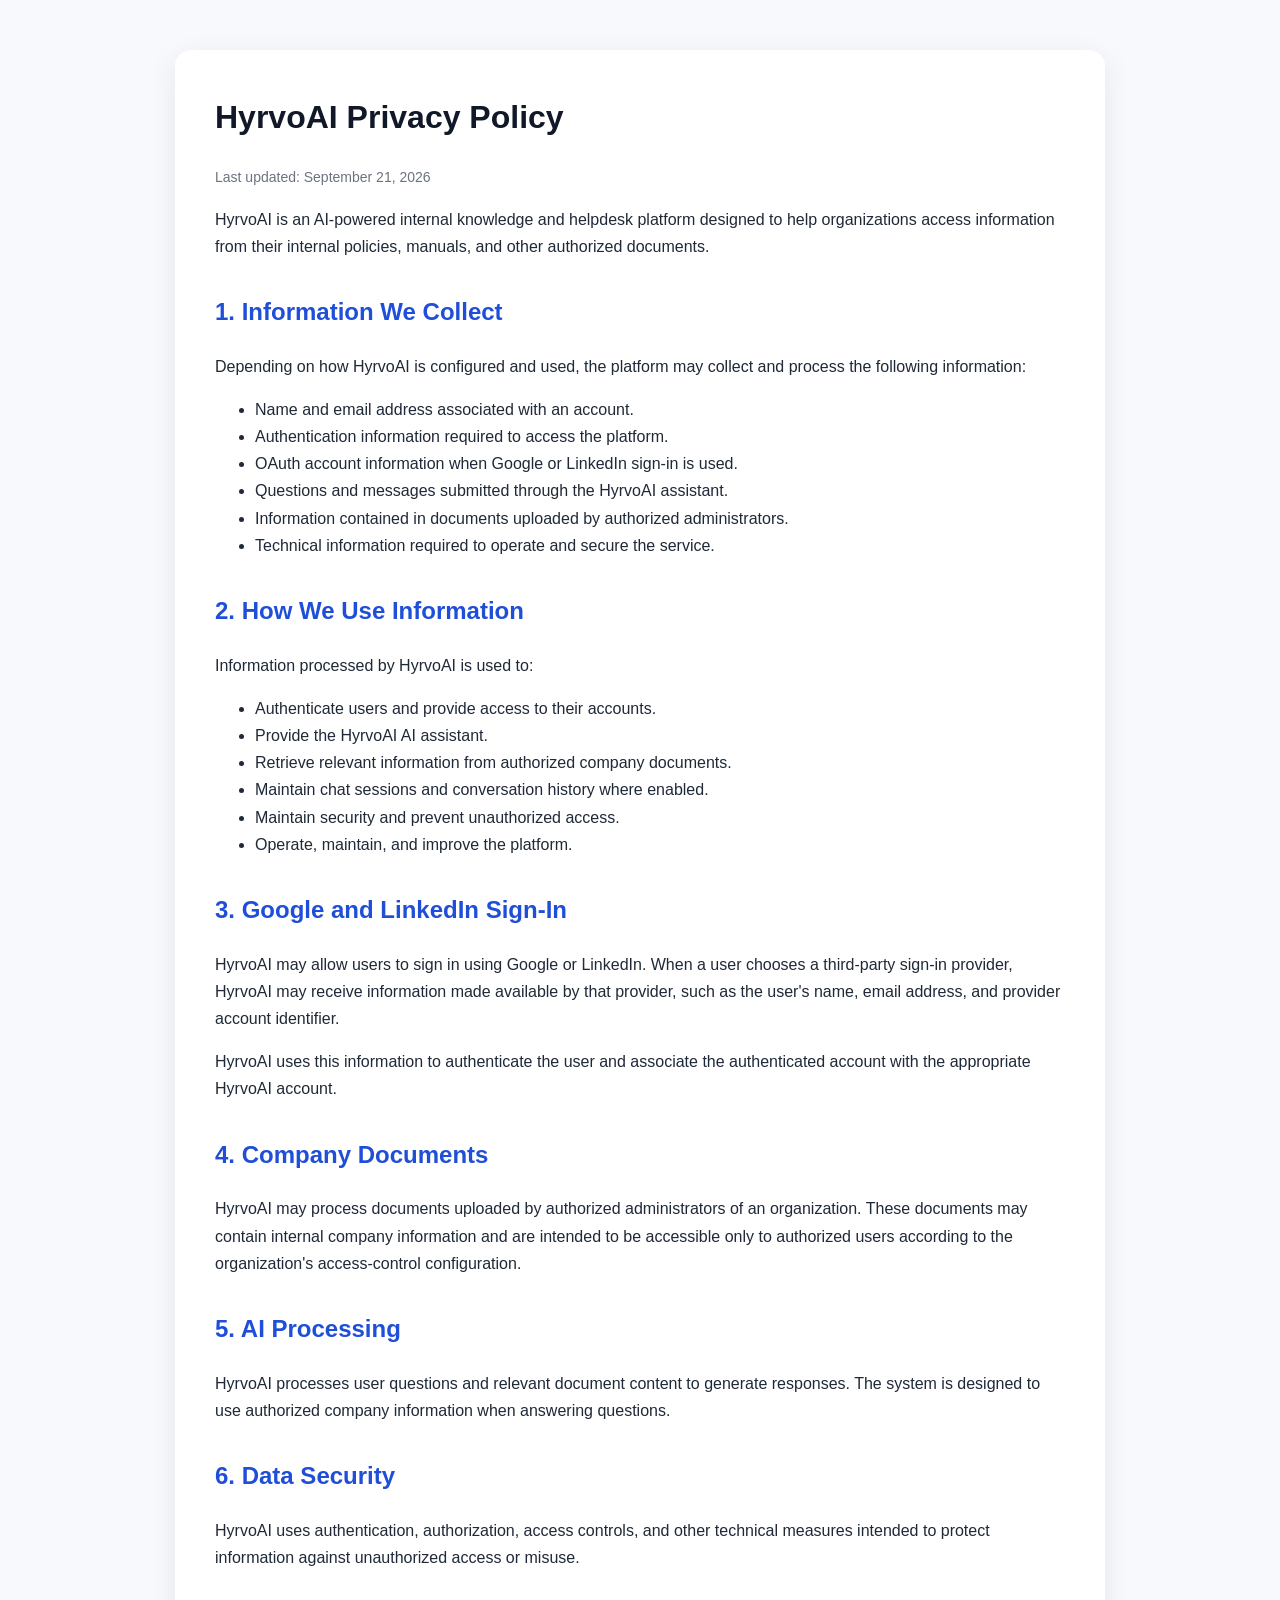
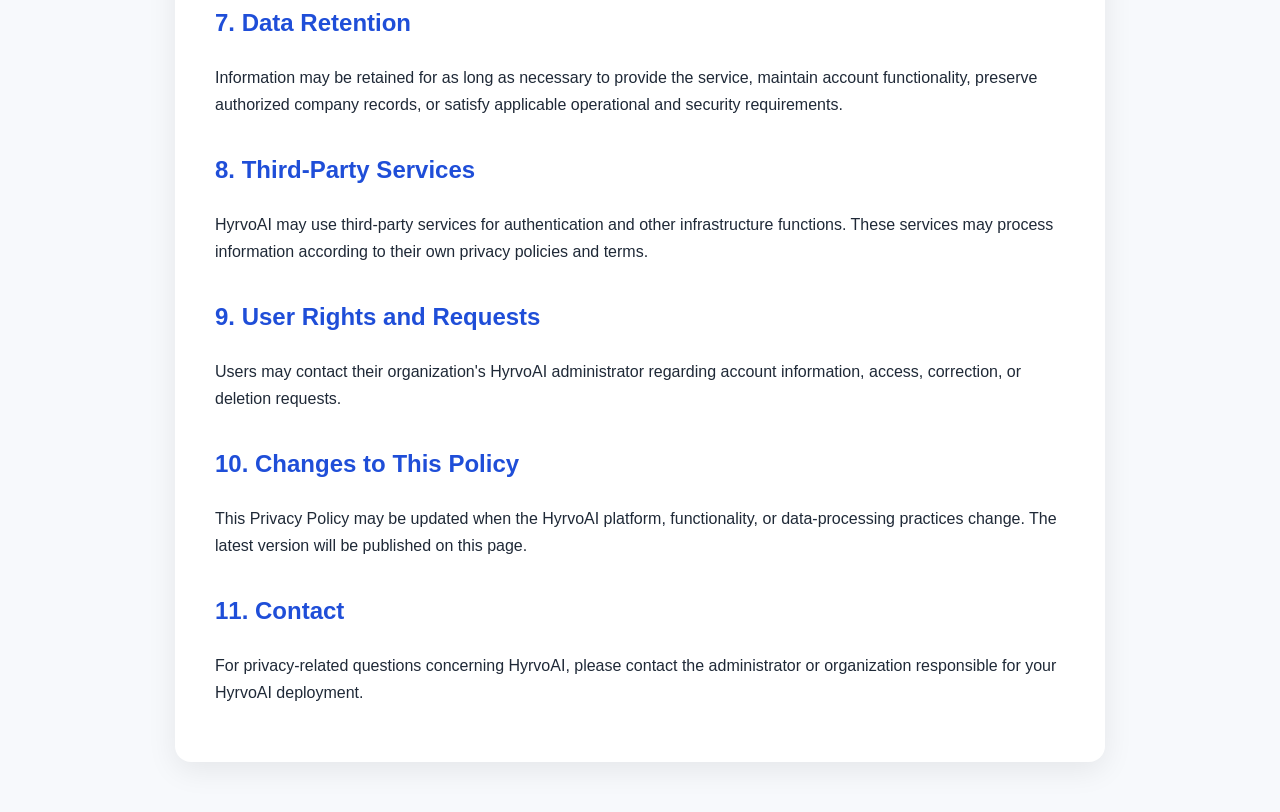
<file: docs/privacy-policy.html>
<!DOCTYPE html>
<html lang="en">
<head>
    <meta charset="UTF-8">
    <meta name="viewport" content="width=device-width, initial-scale=1.0">
    <title>Privacy Policy - HyrvoAI</title>
    <style>
        body {
            margin: 0;
            font-family: Arial, Helvetica, sans-serif;
            background: #f7f9fc;
            color: #1f2937;
            line-height: 1.7;
        }

        .container {
            max-width: 850px;
            margin: 50px auto;
            padding: 40px;
            background: white;
            border-radius: 16px;
            box-shadow: 0 8px 30px rgba(0, 0, 0, 0.08);
        }

        h1 {
            margin-top: 0;
            color: #111827;
        }

        h2 {
            margin-top: 32px;
            color: #1f4ed8;
        }

        .updated {
            color: #6b7280;
            font-size: 14px;
        }

        a {
            color: #1f4ed8;
        }
    </style>
</head>

<body>
<div class="container">

    <h1>HyrvoAI Privacy Policy</h1>

    <p class="updated">Last updated: September 21, 2026</p>

    <p>
        HyrvoAI is an AI-powered internal knowledge and helpdesk platform
        designed to help organizations access information from their
        internal policies, manuals, and other authorized documents.
    </p>

    <h2>1. Information We Collect</h2>

    <p>
        Depending on how HyrvoAI is configured and used, the platform may
        collect and process the following information:
    </p>

    <ul>
        <li>Name and email address associated with an account.</li>
        <li>Authentication information required to access the platform.</li>
        <li>OAuth account information when Google or LinkedIn sign-in is used.</li>
        <li>Questions and messages submitted through the HyrvoAI assistant.</li>
        <li>Information contained in documents uploaded by authorized administrators.</li>
        <li>Technical information required to operate and secure the service.</li>
    </ul>

    <h2>2. How We Use Information</h2>

    <p>
        Information processed by HyrvoAI is used to:
    </p>

    <ul>
        <li>Authenticate users and provide access to their accounts.</li>
        <li>Provide the HyrvoAI AI assistant.</li>
        <li>Retrieve relevant information from authorized company documents.</li>
        <li>Maintain chat sessions and conversation history where enabled.</li>
        <li>Maintain security and prevent unauthorized access.</li>
        <li>Operate, maintain, and improve the platform.</li>
    </ul>

    <h2>3. Google and LinkedIn Sign-In</h2>

    <p>
        HyrvoAI may allow users to sign in using Google or LinkedIn.
        When a user chooses a third-party sign-in provider, HyrvoAI may
        receive information made available by that provider, such as the
        user's name, email address, and provider account identifier.
    </p>

    <p>
        HyrvoAI uses this information to authenticate the user and associate
        the authenticated account with the appropriate HyrvoAI account.
    </p>

    <h2>4. Company Documents</h2>

    <p>
        HyrvoAI may process documents uploaded by authorized administrators
        of an organization. These documents may contain internal company
        information and are intended to be accessible only to authorized
        users according to the organization's access-control configuration.
    </p>

    <h2>5. AI Processing</h2>

    <p>
        HyrvoAI processes user questions and relevant document content to
        generate responses. The system is designed to use authorized
        company information when answering questions.
    </p>

    <h2>6. Data Security</h2>

    <p>
        HyrvoAI uses authentication, authorization, access controls, and
        other technical measures intended to protect information against
        unauthorized access or misuse.
    </p>

    <h2>7. Data Retention</h2>

    <p>
        Information may be retained for as long as necessary to provide the
        service, maintain account functionality, preserve authorized
        company records, or satisfy applicable operational and security
        requirements.
    </p>

    <h2>8. Third-Party Services</h2>

    <p>
        HyrvoAI may use third-party services for authentication and other
        infrastructure functions. These services may process information
        according to their own privacy policies and terms.
    </p>

    <h2>9. User Rights and Requests</h2>

    <p>
        Users may contact their organization's HyrvoAI administrator regarding
        account information, access, correction, or deletion requests.
    </p>

    <h2>10. Changes to This Policy</h2>

    <p>
        This Privacy Policy may be updated when the HyrvoAI platform,
        functionality, or data-processing practices change. The latest
        version will be published on this page.
    </p>

    <h2>11. Contact</h2>

    <p>
        For privacy-related questions concerning HyrvoAI, please contact
        the administrator or organization responsible for your HyrvoAI
        deployment.
    </p>

</div>
</body>
</html>
</file>
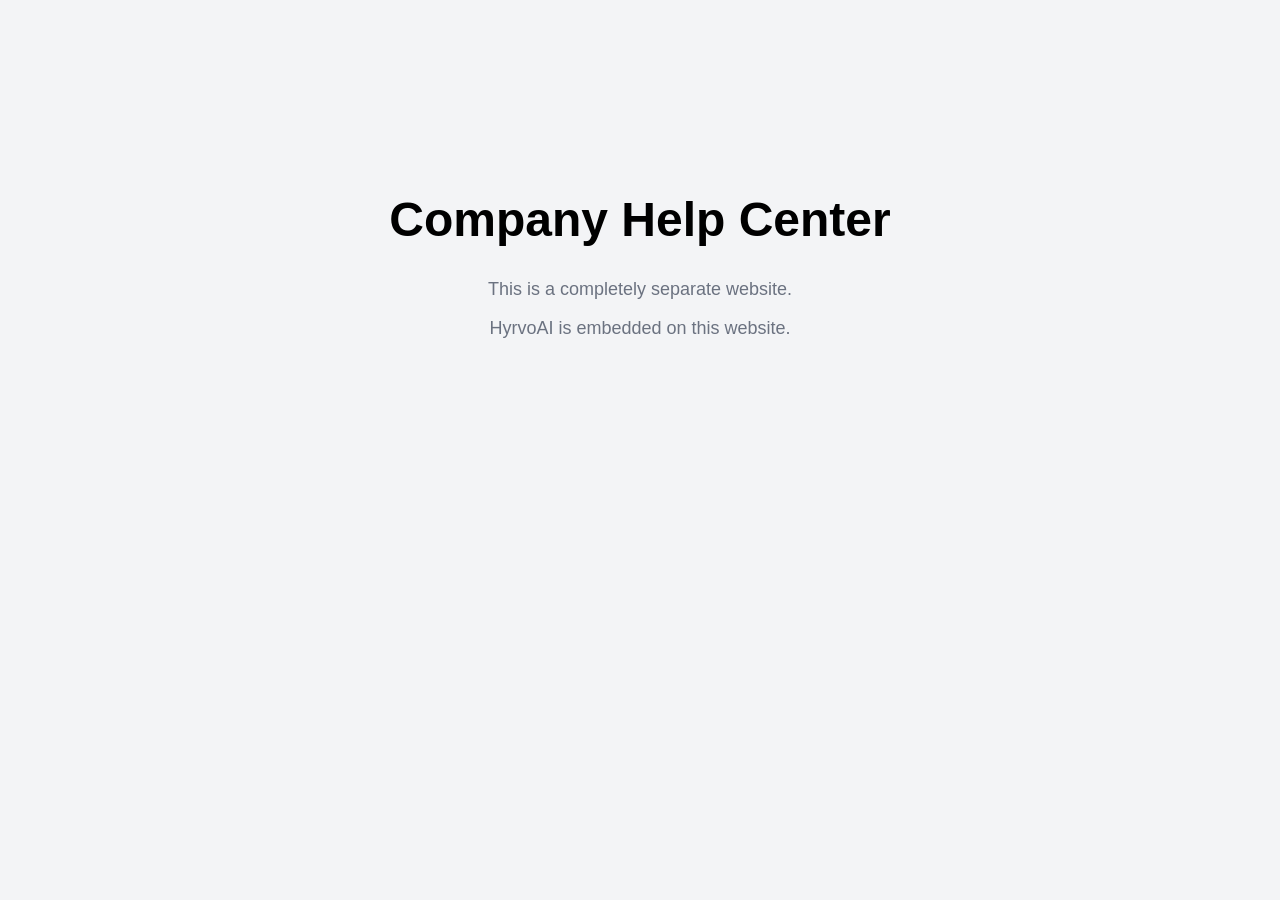
<file: frontend/widget-test.html>
<!DOCTYPE html>
<html lang="en">
<head>
    <meta charset="UTF-8">
    <meta name="viewport" content="width=device-width, initial-scale=1.0">

    <title>HyrvoAI Widget Test</title>

    <style>
        body {
            margin: 0;
            font-family: Arial, sans-serif;
            background: #f3f4f6;
        }

        .hero {
            max-width: 900px;
            margin: 120px auto;
            padding: 40px;
            text-align: center;
        }

        h1 {
            font-size: 48px;
        }

        p {
            color: #6b7280;
            font-size: 18px;
        }
    </style>
</head>

<body>

    <div class="hero">
        <h1>Company Help Center</h1>

        <p>This is a completely separate website.</p>

        <p>HyrvoAI is embedded on this website.</p>
    </div>

    <script
        src="http://localhost:5173/widget.js"
        data-widget-key="hyrvo_pub_c525f2744a8a41088f069b6fc092db8e">
    </script>

</body>
</html>
</file>
